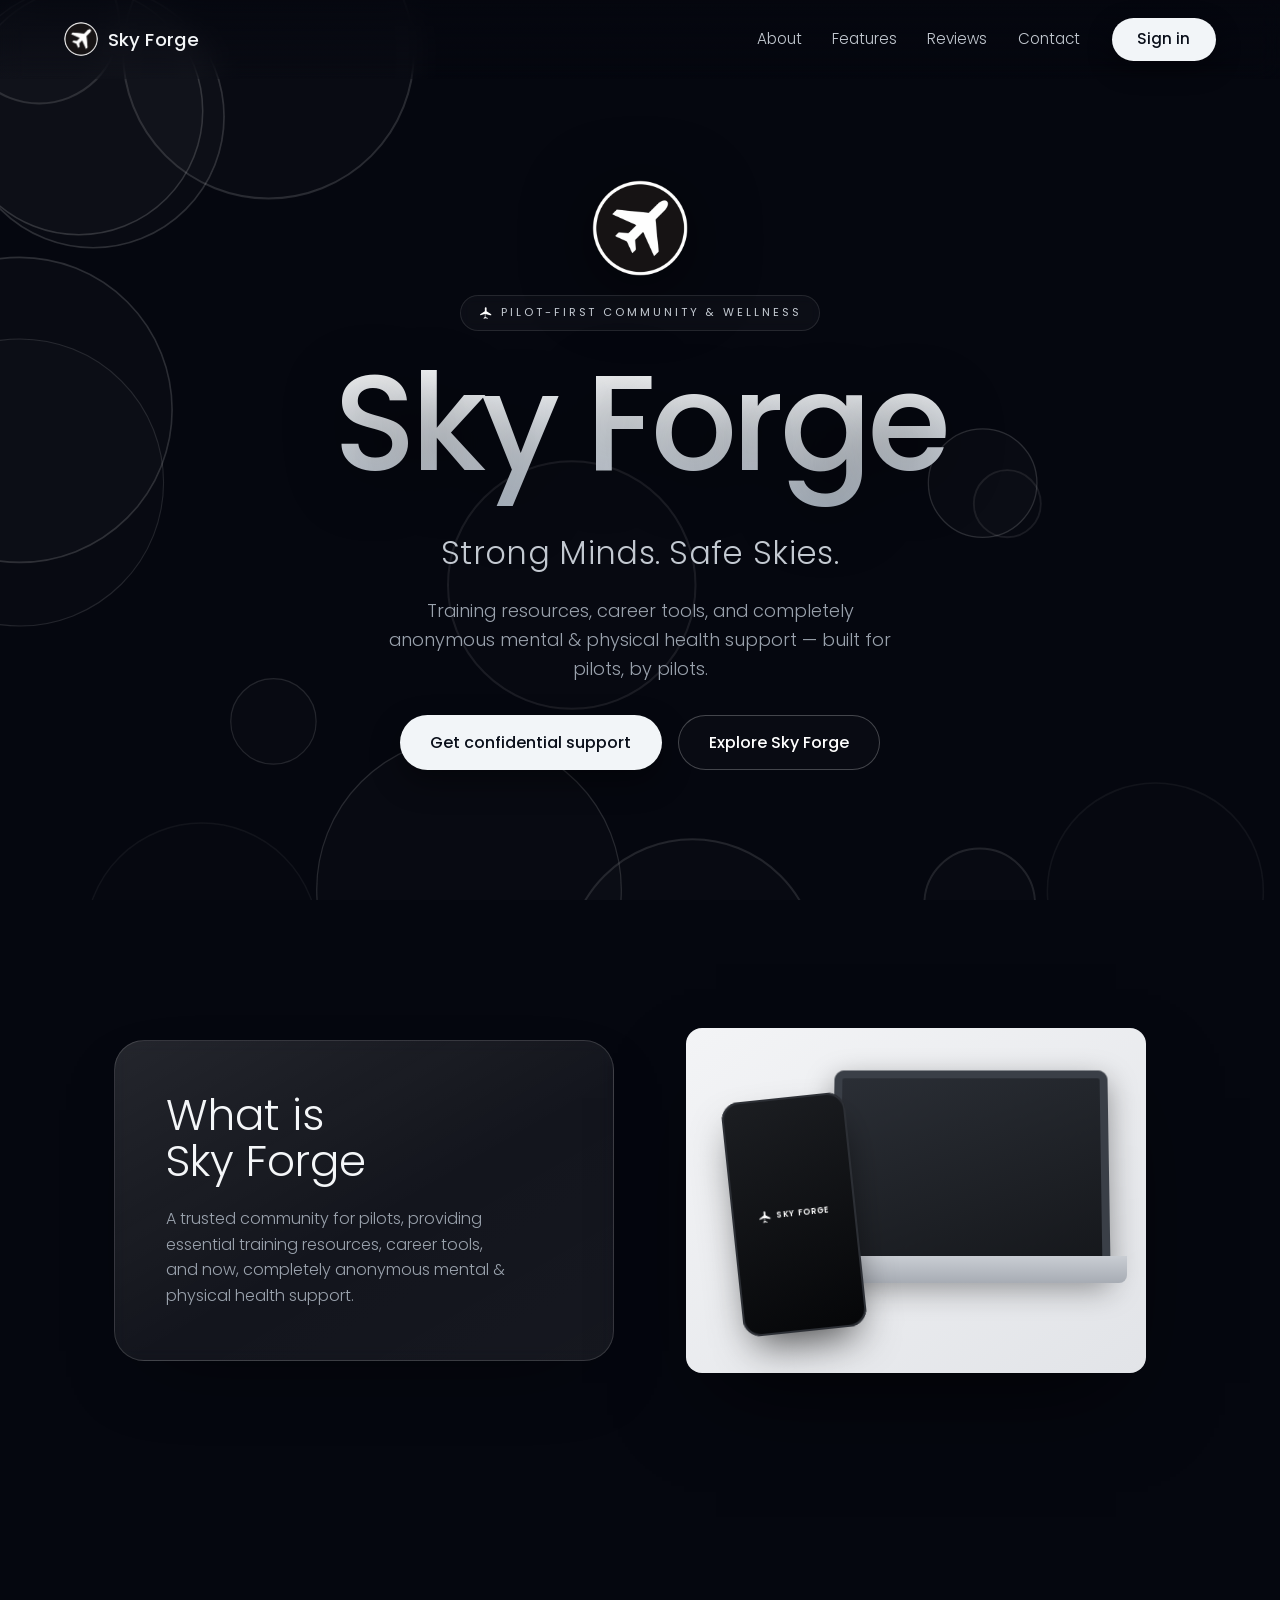
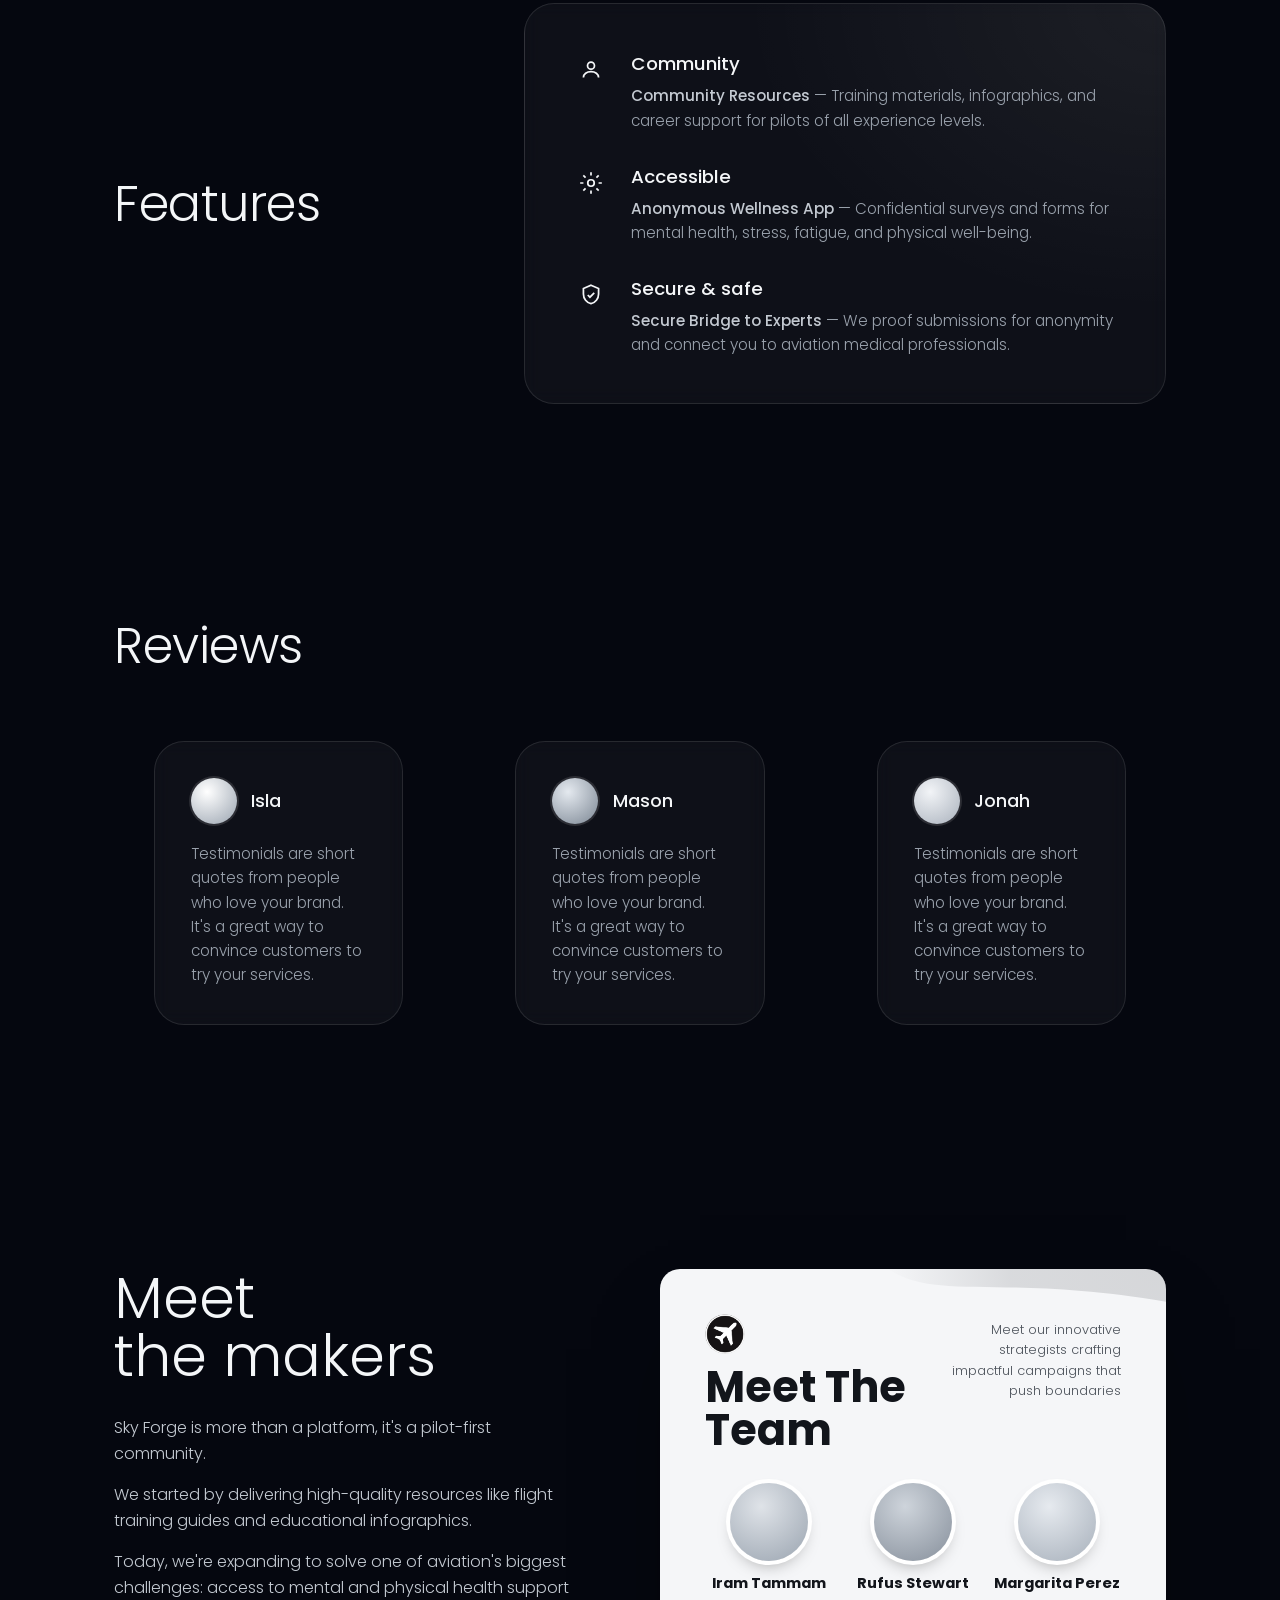
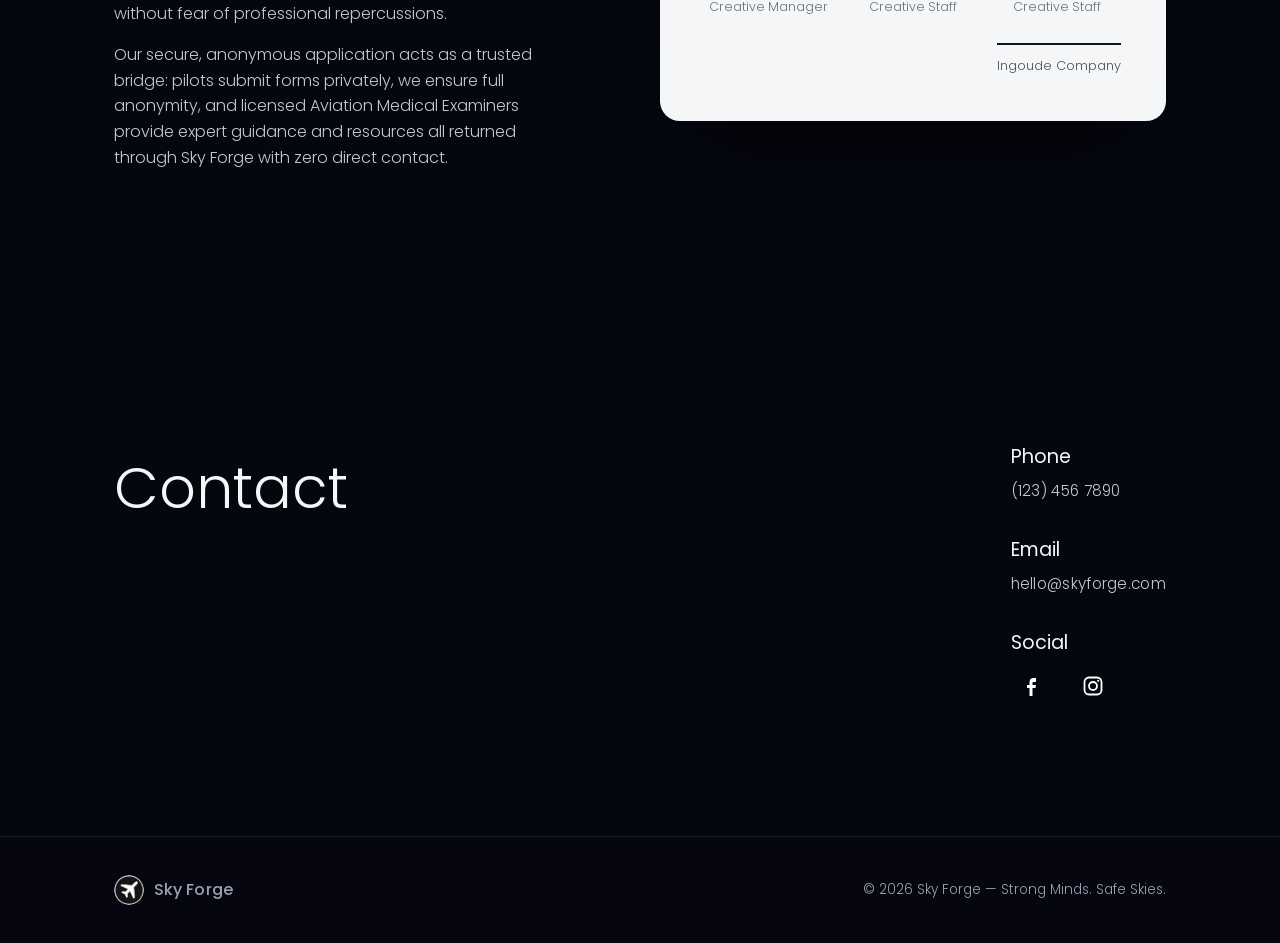
<file: index.html>
<!DOCTYPE html>
<html lang="en">
<head>
  <meta charset="UTF-8" />
  <meta name="viewport" content="width=device-width, initial-scale=1.0" />
  <title>Sky Forge — Strong Minds. Safe Skies.</title>
  <meta name="description" content="Sky Forge is a pilot-first community providing training resources, career tools, and completely anonymous mental & physical health support for pilots." />
  <link rel="preconnect" href="https://fonts.googleapis.com" />
  <link rel="preconnect" href="https://fonts.gstatic.com" crossorigin />
  <link href="https://fonts.googleapis.com/css2?family=Poppins:wght@300;400;500;600;700&display=swap" rel="stylesheet" />
  <link rel="icon" href="assets/logo-256.png" type="image/png" />
  <link rel="stylesheet" href="styles.css?v=3" />
</head>
<body>
  <canvas id="bg" class="bg-canvas" aria-hidden="true"></canvas>

  <!-- ===================== NAV ===================== -->
  <header class="nav" id="top">
    <a class="brand" href="#top" aria-label="Sky Forge home">
      <img class="brand__logo" src="assets/logo.png" alt="" aria-hidden="true" width="34" height="34" />
      <span class="brand__name">Sky Forge</span>
    </a>
    <nav class="nav__links" aria-label="Primary">
      <a href="#about">About</a>
      <a href="#features">Features</a>
      <a href="#reviews">Reviews</a>
      <a href="#contact">Contact</a>
    </nav>
    <a class="btn btn--signin" href="app/">Sign in</a>
  </header>

  <!-- ===================== HERO ===================== -->
  <section class="hero">
    <div class="container hero__inner">
      <img class="hero__logo" src="assets/logo.png" alt="Sky Forge logo" width="92" height="92" />
      <p class="hero__eyebrow">
        <span class="hero__eyebrow-icon" aria-hidden="true">
          <svg viewBox="0 0 24 24" width="14" height="14" fill="currentColor"><path d="M21 16v-2l-8-5V3.5a1.5 1.5 0 0 0-3 0V9l-8 5v2l8-2.5V19l-2 1.5V22l3.5-1 3.5 1v-1.5L11 19v-5.5l8 2.5z"/></svg>
        </span>
        Pilot-first community &amp; wellness
      </p>
      <h1 class="hero__brand">Sky Forge</h1>
      <p class="hero__tagline">Strong Minds. Safe Skies.</p>
      <p class="hero__lede">
        Training resources, career tools, and completely anonymous mental
        &amp; physical health support — built for pilots, by pilots.
      </p>
      <div class="hero__actions">
        <a class="btn btn--primary" href="app/">Get confidential support</a>
        <a class="btn btn--ghost" href="#about">Explore Sky Forge</a>
      </div>
    </div>
  </section>

  <!-- ===================== ABOUT ===================== -->
  <section class="about" id="about">
    <div class="container about__grid">
      <div class="card card--about">
        <h2 class="card__title">What is<br />Sky Forge</h2>
        <p class="card__body">
          A trusted community for pilots, providing essential training resources,
          career tools, and now, completely anonymous mental &amp; physical health support.
        </p>
      </div>
      <div class="about__media">
        <div class="device device--laptop" aria-hidden="true">
          <div class="device__screen"></div>
          <div class="device__base"></div>
          <div class="device__phone">
            <span class="device__phone-logo">
              <svg viewBox="0 0 24 24" width="14" height="14" fill="currentColor"><path d="M21 16v-2l-8-5V3.5a1.5 1.5 0 0 0-3 0V9l-8 5v2l8-2.5V19l-2 1.5V22l3.5-1 3.5 1v-1.5L11 19v-5.5l8 2.5z"/></svg>
              SKY FORGE
            </span>
          </div>
        </div>
      </div>
    </div>
  </section>

  <!-- ===================== FEATURES ===================== -->
  <section class="features" id="features">
    <div class="container features__grid">
      <h2 class="section-title features__title">Features</h2>
      <div class="card card--features">
        <div class="feature">
          <span class="feature__icon" aria-hidden="true">
            <svg viewBox="0 0 24 24" fill="none" stroke="currentColor" stroke-width="1.6"><circle cx="12" cy="8" r="3.2"/><path d="M5 19c0-3.3 3.1-5.5 7-5.5s7 2.2 7 5.5"/></svg>
          </span>
          <div class="feature__text">
            <h3>Community</h3>
            <p><strong>Community Resources</strong> — Training materials, infographics, and career support for pilots of all experience levels.</p>
          </div>
        </div>
        <div class="feature">
          <span class="feature__icon" aria-hidden="true">
            <svg viewBox="0 0 24 24" fill="none" stroke="currentColor" stroke-width="1.6"><circle cx="12" cy="12" r="3"/><path d="M12 2v3M12 19v3M2 12h3M19 12h3M4.9 4.9l2.1 2.1M17 17l2.1 2.1M19.1 4.9L17 7M7 17l-2.1 2.1"/></svg>
          </span>
          <div class="feature__text">
            <h3>Accessible</h3>
            <p><strong>Anonymous Wellness App</strong> — Confidential surveys and forms for mental health, stress, fatigue, and physical well-being.</p>
          </div>
        </div>
        <div class="feature">
          <span class="feature__icon" aria-hidden="true">
            <svg viewBox="0 0 24 24" fill="none" stroke="currentColor" stroke-width="1.6"><path d="M12 3l7 3v5c0 4.4-3 8.2-7 9-4-0.8-7-4.6-7-9V6l7-3z"/><path d="M9 12l2 2 4-4"/></svg>
          </span>
          <div class="feature__text">
            <h3>Secure &amp; safe</h3>
            <p><strong>Secure Bridge to Experts</strong> — We proof submissions for anonymity and connect you to aviation medical professionals.</p>
          </div>
        </div>
      </div>
    </div>
  </section>

  <!-- ===================== REVIEWS ===================== -->
  <section class="reviews" id="reviews">
    <div class="container">
      <h2 class="section-title">Reviews</h2>
      <div class="reviews__grid">
        <figure class="card card--review">
          <div class="review__head">
            <span class="avatar avatar--a" aria-hidden="true"></span>
            <figcaption class="review__name">Isla</figcaption>
          </div>
          <blockquote>Testimonials are short quotes from people who love your brand. It's a great way to convince customers to try your services.</blockquote>
        </figure>
        <figure class="card card--review">
          <div class="review__head">
            <span class="avatar avatar--b" aria-hidden="true"></span>
            <figcaption class="review__name">Mason</figcaption>
          </div>
          <blockquote>Testimonials are short quotes from people who love your brand. It's a great way to convince customers to try your services.</blockquote>
        </figure>
        <figure class="card card--review">
          <div class="review__head">
            <span class="avatar avatar--c" aria-hidden="true"></span>
            <figcaption class="review__name">Jonah</figcaption>
          </div>
          <blockquote>Testimonials are short quotes from people who love your brand. It's a great way to convince customers to try your services.</blockquote>
        </figure>
      </div>
    </div>
  </section>

  <!-- ===================== MEET THE MAKERS ===================== -->
  <section class="makers" id="makers">
    <div class="container makers__grid">
      <div class="makers__intro">
        <h2 class="makers__title">Meet<br />the makers</h2>
        <div class="makers__copy">
          <p>Sky Forge is more than a platform, it's a pilot-first community.</p>
          <p>We started by delivering high-quality resources like flight training guides and educational infographics.</p>
          <p>Today, we're expanding to solve one of aviation's biggest challenges: access to mental and physical health support without fear of professional repercussions.</p>
          <p>Our secure, anonymous application acts as a trusted bridge: pilots submit forms privately, we ensure full anonymity, and licensed Aviation Medical Examiners provide expert guidance and resources all returned through Sky Forge with zero direct contact.</p>
        </div>
      </div>

      <div class="team-card">
        <div class="team-card__wave" aria-hidden="true"></div>
        <div class="team-card__head">
          <div>
            <img class="team-card__kicker" src="assets/logo.png" alt="" aria-hidden="true" width="40" height="40" />
            <h3 class="team-card__title">Meet The<br />Team</h3>
          </div>
          <p class="team-card__sub">Meet our innovative strategists crafting impactful campaigns that push boundaries</p>
        </div>

        <ul class="team">
          <li class="team__member">
            <span class="team__photo team__photo--1" aria-hidden="true"></span>
            <p class="team__name">Iram Tammam</p>
            <p class="team__role">Creative Manager</p>
          </li>
          <li class="team__member">
            <span class="team__photo team__photo--2" aria-hidden="true"></span>
            <p class="team__name">Rufus Stewart</p>
            <p class="team__role">Creative Staff</p>
          </li>
          <li class="team__member">
            <span class="team__photo team__photo--3" aria-hidden="true"></span>
            <p class="team__name">Margarita Perez</p>
            <p class="team__role">Creative Staff</p>
          </li>
        </ul>
        <p class="team-card__company">Ingoude Company</p>
      </div>
    </div>
  </section>

  <!-- ===================== CONTACT ===================== -->
  <section class="contact" id="contact">
    <div class="container contact__grid">
      <h2 class="contact__title">Contact</h2>
      <div class="contact__details">
        <div class="contact__item">
          <p class="contact__label">Phone</p>
          <a class="contact__value" href="tel:+11234567890">(123) 456 7890</a>
        </div>
        <div class="contact__item">
          <p class="contact__label">Email</p>
          <a class="contact__value" href="mailto:hello@skyforge.com">hello@skyforge.com</a>
        </div>
        <div class="contact__item">
          <p class="contact__label">Social</p>
          <div class="contact__social">
            <a href="#" aria-label="Sky Forge on Facebook">
              <svg viewBox="0 0 24 24" width="24" height="24" fill="currentColor"><path d="M15 8h-2.5c-.5 0-1 .4-1 1v2H15l-.5 3h-3v8h-3v-8H6v-3h2.5V8.2C8.5 5.6 10 4 12.5 4H15v4z"/></svg>
            </a>
            <a href="#" aria-label="Sky Forge on Instagram">
              <svg viewBox="0 0 24 24" width="24" height="24" fill="none" stroke="currentColor" stroke-width="1.8"><rect x="3.5" y="3.5" width="17" height="17" rx="4.5"/><circle cx="12" cy="12" r="4"/><circle cx="17.2" cy="6.8" r="1.1" fill="currentColor" stroke="none"/></svg>
            </a>
          </div>
        </div>
      </div>
    </div>
  </section>

  <footer class="footer">
    <div class="container footer__inner">
      <span class="brand brand--footer">
        <img class="brand__logo brand__logo--sm" src="assets/logo.png" alt="" aria-hidden="true" width="30" height="30" />
        <span class="brand__name">Sky Forge</span>
      </span>
      <p>© <span id="year"></span> Sky Forge — Strong Minds. Safe Skies.</p>
    </div>
  </footer>

  <script src="background.js?v=3"></script>
  <script src="script.js?v=2"></script>
</body>
</html>
</file>
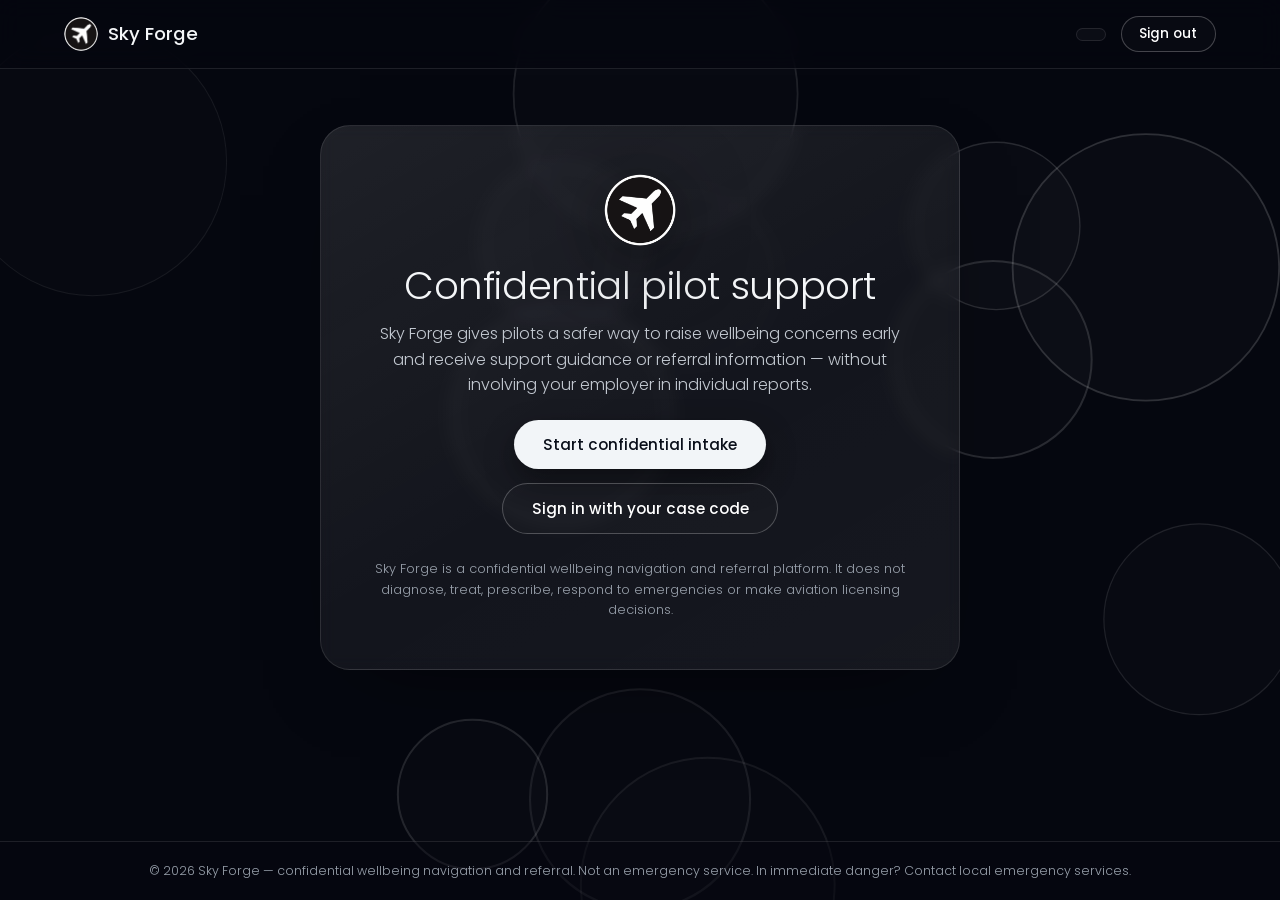
<file: app/index.html>
<!DOCTYPE html>
<html lang="en">
<head>
  <meta charset="UTF-8" />
  <meta name="viewport" content="width=device-width, initial-scale=1.0" />
  <title>Sky Forge — Confidential Pilot Support</title>
  <meta name="description" content="Submit a confidential wellbeing concern and receive support guidance or referral information. Sky Forge is not an emergency, diagnostic or licensing service." />
  <link rel="preconnect" href="https://fonts.googleapis.com" />
  <link rel="preconnect" href="https://fonts.gstatic.com" crossorigin />
  <link href="https://fonts.googleapis.com/css2?family=Poppins:wght@300;400;500;600;700&display=swap" rel="stylesheet" />
  <link rel="icon" href="../assets/logo-256.png" type="image/png" />
  <link rel="stylesheet" href="app.css?v=1" />
</head>
<body>
  <canvas id="bg" class="bg-canvas" aria-hidden="true"></canvas>

  <!-- ===================== APP NAV ===================== -->
  <header class="appnav">
    <a class="brand" href="../index.html" aria-label="Sky Forge home">
      <img class="brand__logo" src="../assets/logo.png" alt="" aria-hidden="true" width="34" height="34" />
      <span class="brand__name">Sky Forge</span>
    </a>
    <div class="appnav__session" id="nav-session" hidden>
      <span class="appnav__code" id="nav-code" title="Your private case access code"></span>
      <button class="btn btn--ghost btn--sm" id="btn-signout" type="button">Sign out</button>
    </div>
  </header>

  <main class="shell">

    <!-- ===================== WELCOME ===================== -->
    <section class="screen" id="screen-welcome">
      <div class="panel panel--center">
        <img class="panel__logo" src="../assets/logo.png" alt="Sky Forge logo" width="72" height="72" />
        <h1 class="panel__title">Confidential pilot support</h1>
        <p class="panel__lede">
          Sky Forge gives pilots a safer way to raise wellbeing concerns early and
          receive support guidance or referral information — without involving your
          employer in individual reports.
        </p>
        <div class="panel__actions">
          <button class="btn btn--primary" id="btn-start-intake" type="button">Start confidential intake</button>
          <button class="btn btn--ghost" id="btn-goto-login" type="button">Sign in with your case code</button>
        </div>
        <p class="smallprint">
          Sky Forge is a confidential wellbeing navigation and referral platform.
          It does not diagnose, treat, prescribe, respond to emergencies or make
          aviation licensing decisions.
        </p>
      </div>
    </section>

    <!-- ===================== PARTNER ACCESS CODE ===================== -->
    <section class="screen" id="screen-access" hidden>
      <div class="panel">
        <p class="panel__step">Step 1 of 4</p>
        <h1 class="panel__title">Partner access</h1>
        <p class="panel__lede">
          Access to this pilot programme is provided through
          <span id="access-partner-name">our launch partner</span>. Enter the
          one-time access code you were given. The code only confirms eligibility —
          it is kept separate from anything you submit and is never attached to
          your report.
        </p>
        <form id="form-access" novalidate>
          <label class="field">
            <span class="field__label">Access code</span>
            <input class="field__input field__input--code" id="input-partner-code"
                   type="text" autocomplete="off" autocapitalize="characters"
                   spellcheck="false" placeholder="e.g. DHL-XXXX" required />
          </label>
          <p class="field__error" id="error-partner-code" hidden></p>
          <div class="panel__actions">
            <button class="btn btn--primary" type="submit">Continue</button>
            <button class="btn btn--ghost" type="button" data-goto="welcome">Back</button>
          </div>
        </form>
      </div>
    </section>

    <!-- ===================== CONFIDENTIALITY ===================== -->
    <section class="screen" id="screen-confidentiality" hidden>
      <div class="panel">
        <p class="panel__step" id="conf-step">Step 2 of 4</p>
        <h1 class="panel__title">Before you continue</h1>
        <div class="notice notice--warn">
          <p>
            <strong>Sky Forge is not an emergency service.</strong> If you are in
            immediate danger, at risk of harming yourself or someone else, or
            require urgent medical assistance, please contact local emergency
            services or go to the nearest emergency department.
          </p>
        </div>
        <p class="panel__lede">
          Sky Forge does not diagnose, treat, prescribe or make aviation licensing
          decisions. This platform helps you submit a confidential wellbeing
          concern and receive support guidance or referral information.
        </p>
        <div class="boundaries">
          <div class="boundaries__col">
            <h2>Sky Forge does</h2>
            <ul>
              <li>Provide a confidential, privacy-first intake pathway</li>
              <li>Route your concern to a clinical review pathway</li>
              <li>Return support guidance, resources or referral information</li>
              <li>Protect identifying details wherever possible</li>
            </ul>
          </div>
          <div class="boundaries__col">
            <h2>Sky Forge does not</h2>
            <ul>
              <li>Diagnose, treat or prescribe</li>
              <li>Replace emergency services or urgent medical care</li>
              <li>Determine fitness to fly or make licensing decisions</li>
              <li>Share individual reports with your employer</li>
            </ul>
          </div>
        </div>
        <form id="form-confidentiality" novalidate>
          <label class="check">
            <input type="checkbox" id="check-ack" required />
            <span>I understand and want to continue.</span>
          </label>
          <p class="field__error" id="error-ack" hidden></p>
          <div class="panel__actions">
            <button class="btn btn--primary" type="submit">Continue</button>
            <button class="btn btn--ghost" type="button" id="btn-conf-back">Back</button>
          </div>
        </form>
      </div>
    </section>

    <!-- ===================== CASE CREDENTIAL ===================== -->
    <section class="screen" id="screen-credential" hidden>
      <div class="panel">
        <p class="panel__step">Step 3 of 4</p>
        <h1 class="panel__title">Your private access code</h1>
        <p class="panel__lede">
          This code is how you return to check your response. It is not linked to
          your name, employee number or work email.
        </p>
        <div class="codebox">
          <span class="codebox__code" id="generated-code"></span>
          <button class="btn btn--ghost btn--sm" id="btn-copy-code" type="button">Copy</button>
        </div>
        <div class="notice notice--warn">
          <p>
            <strong>Save this code somewhere private now.</strong> To protect your
            privacy, Sky Forge cannot recover or restore lost access codes.
          </p>
        </div>
        <form id="form-credential" novalidate>
          <label class="field">
            <span class="field__label">Optional passphrase <em>(adds a second check when signing in)</em></span>
            <input class="field__input" id="input-passphrase" type="text"
                   autocomplete="off" placeholder="Leave blank for none" />
          </label>
          <label class="check">
            <input type="checkbox" id="check-saved" required />
            <span>I have saved my access code.</span>
          </label>
          <p class="field__error" id="error-saved" hidden></p>
          <div class="panel__actions">
            <button class="btn btn--primary" type="submit">Continue to intake</button>
          </div>
        </form>
      </div>
    </section>

    <!-- ===================== PILOT SIGN IN ===================== -->
    <section class="screen" id="screen-login" hidden>
      <div class="panel">
        <h1 class="panel__title">Sign in</h1>
        <p class="panel__lede">
          Enter the private case access code you saved when you first submitted a
          report.
        </p>
        <form id="form-login" novalidate>
          <label class="field">
            <span class="field__label">Case access code</span>
            <input class="field__input field__input--code" id="input-login-code"
                   type="text" autocomplete="off" autocapitalize="characters"
                   spellcheck="false" placeholder="SF-XXXX-XXXX" required />
          </label>
          <label class="field">
            <span class="field__label">Passphrase <em>(if you set one)</em></span>
            <input class="field__input" id="input-login-pass" type="password"
                   autocomplete="off" placeholder="Leave blank if none" />
          </label>
          <p class="field__error" id="error-login" hidden></p>
          <div class="panel__actions">
            <button class="btn btn--primary" type="submit">Sign in</button>
            <button class="btn btn--ghost" type="button" data-goto="welcome">Back</button>
          </div>
        </form>
        <p class="smallprint">
          Lost your code? To protect your privacy, Sky Forge cannot restore lost
          access codes. You can start a new confidential intake instead.
        </p>
      </div>
    </section>

    <!-- ===================== INBOX ===================== -->
    <section class="screen screen--wide" id="screen-inbox" hidden>
      <div class="inbox__head">
        <div>
          <h1 class="panel__title">Your reports</h1>
          <p class="panel__lede">
            Reports are reviewed through a clinical pathway. Responses usually
            arrive <span id="inbox-response-time">soon</span>.
          </p>
        </div>
        <button class="btn btn--primary" id="btn-new-report" type="button">New report</button>
      </div>
      <div class="inbox__list" id="inbox-list"></div>
      <p class="smallprint smallprint--center">
        If you are in immediate danger, contact local emergency services — Sky Forge
        is not an emergency service.
      </p>
    </section>

    <!-- ===================== CASE DETAIL ===================== -->
    <section class="screen screen--wide" id="screen-case" hidden>
      <button class="btn btn--ghost btn--sm" id="btn-case-back" type="button">&larr; Back to your reports</button>
      <div class="panel panel--case">
        <div class="case__head">
          <div>
            <h1 class="panel__title case__id" id="case-id"></h1>
            <p class="case__meta" id="case-meta"></p>
          </div>
          <span class="badge" id="case-status"></span>
        </div>

        <div class="case__block" id="case-response-block" hidden>
          <h2 class="case__blocktitle">Clinical-reviewed response</h2>
          <p class="case__meta" id="case-response-meta"></p>
          <p class="case__text" id="case-response-text"></p>
          <div id="case-resources"></div>
          <p class="smallprint">
            This response is support guidance only. It is not a diagnosis,
            treatment, prescription or licensing decision.
          </p>
        </div>

        <div class="case__block" id="case-pending-block" hidden>
          <h2 class="case__blocktitle">Awaiting clinical review</h2>
          <p class="case__text" id="case-pending-text"></p>
        </div>

        <details class="case__block case__details">
          <summary>What you submitted</summary>
          <dl class="summary" id="case-intake-summary"></dl>
        </details>
      </div>
    </section>

    <!-- ===================== URGENT ===================== -->
    <section class="screen" id="screen-urgent" hidden>
      <div class="panel panel--urgent">
        <h1 class="panel__title">Please seek urgent help now</h1>
        <p class="panel__lede">
          You said you may be in immediate danger, at risk of harming yourself or
          someone else, or in need of urgent medical assistance.
        </p>
        <div class="notice notice--urgent">
          <p>
            <strong>Sky Forge is not an emergency service and cannot send help.</strong>
            Please contact local emergency services or go to the nearest emergency
            department now. If you can, tell someone nearby that you need support.
          </p>
        </div>
        <p class="panel__lede">
          You can still submit your report — it will be flagged for priority
          review — but submitting it is not a way of requesting emergency help.
        </p>
        <div class="panel__actions">
          <button class="btn btn--primary" id="btn-urgent-continue" type="button">I understand — continue with my report</button>
          <button class="btn btn--ghost" id="btn-urgent-back" type="button">Go back</button>
        </div>
      </div>
    </section>

    <!-- ===================== INTAKE FORM ===================== -->
    <section class="screen" id="screen-intake" hidden>
      <div class="panel">
        <p class="panel__step" id="intake-step">Step 4 of 4</p>
        <h1 class="panel__title">Confidential intake</h1>
        <p class="panel__lede">
          Answer as much or as little as you like. Only the first question and the
          final confirmation are required.
        </p>
        <form id="form-intake" novalidate>

          <fieldset class="qgroup">
            <legend class="qgroup__q">Are you in immediate danger, at risk of harming yourself or someone else, or in need of urgent medical assistance?</legend>
            <div class="chips" id="chips-emergency">
              <label class="chip"><input type="radio" name="emergency" value="Yes" required /><span>Yes</span></label>
              <label class="chip"><input type="radio" name="emergency" value="No" required /><span>No</span></label>
            </div>
          </fieldset>

          <fieldset class="qgroup">
            <legend class="qgroup__q">What would you like support with today?</legend>
            <div class="chips">
              <label class="chip"><input type="checkbox" name="category" value="Stress / anxiety" /><span>Stress / anxiety</span></label>
              <label class="chip"><input type="checkbox" name="category" value="Low mood" /><span>Low mood</span></label>
              <label class="chip"><input type="checkbox" name="category" value="Fatigue / sleep" /><span>Fatigue / sleep</span></label>
              <label class="chip"><input type="checkbox" name="category" value="Isolation / loneliness" /><span>Isolation / loneliness</span></label>
              <label class="chip"><input type="checkbox" name="category" value="Alcohol / substance concern" /><span>Alcohol / substance concern</span></label>
              <label class="chip"><input type="checkbox" name="category" value="Physical wellbeing" /><span>Physical wellbeing</span></label>
              <label class="chip"><input type="checkbox" name="category" value="Roster / work pressure" /><span>Roster / work pressure</span></label>
              <label class="chip"><input type="checkbox" name="category" value="Certification / licensing worry" /><span>Certification / licensing worry</span></label>
              <label class="chip"><input type="checkbox" name="category" value="Other" /><span>Other</span></label>
            </div>
          </fieldset>

          <fieldset class="qgroup">
            <legend class="qgroup__q">In your own words, what has been going on?</legend>
            <textarea class="field__input field__textarea" name="concernText" rows="5"
                      placeholder="Write as much as you feel comfortable sharing."></textarea>
          </fieldset>

          <fieldset class="qgroup">
            <legend class="qgroup__q">How long has this been affecting you?</legend>
            <div class="chips">
              <label class="chip"><input type="radio" name="duration" value="Days" /><span>Days</span></label>
              <label class="chip"><input type="radio" name="duration" value="1–2 weeks" /><span>1–2 weeks</span></label>
              <label class="chip"><input type="radio" name="duration" value="2–4 weeks" /><span>2–4 weeks</span></label>
              <label class="chip"><input type="radio" name="duration" value="1–3 months" /><span>1–3 months</span></label>
              <label class="chip"><input type="radio" name="duration" value="Longer than 3 months" /><span>Longer than 3 months</span></label>
              <label class="chip"><input type="radio" name="duration" value="Unsure" /><span>Unsure</span></label>
            </div>
          </fieldset>

          <fieldset class="qgroup">
            <legend class="qgroup__q">How difficult has this been to manage recently?</legend>
            <div class="slider">
              <input type="range" name="severity" min="0" max="10" step="1" value="5" id="input-severity" />
              <output class="slider__value" id="severity-value">5</output>
            </div>
            <p class="qgroup__hint">0 = not difficult &nbsp;·&nbsp; 10 = extremely difficult</p>
          </fieldset>

          <fieldset class="qgroup">
            <legend class="qgroup__q">Is this affecting any of the following?</legend>
            <div class="chips">
              <label class="chip"><input type="checkbox" name="impact" value="Sleep" /><span>Sleep</span></label>
              <label class="chip"><input type="checkbox" name="impact" value="Concentration" /><span>Concentration</span></label>
              <label class="chip"><input type="checkbox" name="impact" value="Mood" /><span>Mood</span></label>
              <label class="chip"><input type="checkbox" name="impact" value="Relationships" /><span>Relationships</span></label>
              <label class="chip"><input type="checkbox" name="impact" value="Training" /><span>Training</span></label>
              <label class="chip"><input type="checkbox" name="impact" value="Work" /><span>Work</span></label>
              <label class="chip"><input type="checkbox" name="impact" value="Daily routines" /><span>Daily routines</span></label>
            </div>
          </fieldset>

          <fieldset class="qgroup">
            <legend class="qgroup__q">How has your sleep or fatigue been recently?</legend>
            <textarea class="field__input field__textarea" name="sleep" rows="2"
                      placeholder="Optional"></textarea>
          </fieldset>

          <fieldset class="qgroup">
            <legend class="qgroup__q">Are you concerned about alcohol, medication or substance use?</legend>
            <div class="chips">
              <label class="chip"><input type="radio" name="substance" value="No" /><span>No</span></label>
              <label class="chip"><input type="radio" name="substance" value="Yes — alcohol" /><span>Yes — alcohol</span></label>
              <label class="chip"><input type="radio" name="substance" value="Yes — medication" /><span>Yes — medication</span></label>
              <label class="chip"><input type="radio" name="substance" value="Yes — other" /><span>Yes — other</span></label>
              <label class="chip"><input type="radio" name="substance" value="Prefer not to say" /><span>Prefer not to say</span></label>
            </div>
          </fieldset>

          <fieldset class="qgroup">
            <legend class="qgroup__q">Are there physical symptoms or health concerns you want to mention?</legend>
            <textarea class="field__input field__textarea" name="physical" rows="2"
                      placeholder="Optional"></textarea>
          </fieldset>

          <fieldset class="qgroup">
            <legend class="qgroup__q">What would be most helpful right now?</legend>
            <div class="chips">
              <label class="chip"><input type="checkbox" name="preferred" value="Resources" /><span>Resources</span></label>
              <label class="chip"><input type="checkbox" name="preferred" value="Clinical-reviewed guidance" /><span>Clinical-reviewed guidance</span></label>
              <label class="chip"><input type="checkbox" name="preferred" value="Referral information" /><span>Referral information</span></label>
              <label class="chip"><input type="checkbox" name="preferred" value="Follow-up questions" /><span>Follow-up questions</span></label>
              <label class="chip"><input type="checkbox" name="preferred" value="Not sure" /><span>Not sure</span></label>
            </div>
          </fieldset>

          <fieldset class="qgroup">
            <label class="check">
              <input type="checkbox" id="check-consent" required />
              <span>I understand Sky Forge is not an emergency, diagnosis, treatment, prescribing or licensing service.</span>
            </label>
          </fieldset>

          <p class="field__error" id="error-intake" hidden></p>
          <div class="panel__actions">
            <button class="btn btn--primary" type="submit">Review my report</button>
            <button class="btn btn--ghost" type="button" id="btn-intake-cancel">Cancel</button>
          </div>
        </form>
      </div>
    </section>

    <!-- ===================== REVIEW & SUBMIT ===================== -->
    <section class="screen" id="screen-review" hidden>
      <div class="panel">
        <h1 class="panel__title">Review &amp; submit</h1>
        <p class="panel__lede">
          Check your report before sending it for clinical review.
        </p>
        <dl class="summary" id="review-summary"></dl>
        <div class="panel__actions">
          <button class="btn btn--primary" id="btn-submit-report" type="button">Submit report</button>
          <button class="btn btn--ghost" id="btn-edit-report" type="button">Edit</button>
        </div>
      </div>
    </section>

    <!-- ===================== CONFIRMATION ===================== -->
    <section class="screen" id="screen-confirmation" hidden>
      <div class="panel panel--center">
        <div class="confirm__tick" aria-hidden="true">
          <svg viewBox="0 0 24 24" width="34" height="34" fill="none" stroke="currentColor" stroke-width="2"><path d="M4 12.5l5 5L20 7"/></svg>
        </div>
        <h1 class="panel__title">Report submitted</h1>
        <p class="panel__lede">
          Your report <strong id="confirm-case-id"></strong> has been placed in the
          clinical review queue. A response is usually available
          <span id="confirm-response-time">soon</span>.
        </p>
        <div class="notice notice--warn">
          <p>
            Sign back in with your case access code
            <strong id="confirm-access-code"></strong> to check your response.
            Keep it saved somewhere private — it cannot be recovered.
          </p>
        </div>
        <div class="panel__actions">
          <button class="btn btn--primary" id="btn-confirm-inbox" type="button">Go to your reports</button>
        </div>
      </div>
    </section>

  </main>

  <footer class="appfooter">
    <p>
      © <span id="year"></span> Sky Forge — confidential wellbeing navigation and
      referral. Not an emergency service. In immediate danger? Contact local
      emergency services.
    </p>
  </footer>

  <script src="../background.js?v=3"></script>
  <script src="demo-data.js?v=1"></script>
  <script src="app.js?v=1"></script>
</body>
</html>
</file>
<file: styles.css>
/* ===================== TOKENS ===================== */
:root {
  --bg: #05070f;
  --bg-2: #0a0c14;
  --panel: rgba(255, 255, 255, 0.04);
  --panel-border: rgba(255, 255, 255, 0.10);
  --text: #f4f6f8;
  --muted: #9aa2ad;
  --muted-2: #c3c9d1;
  --orange: #f2a03d;
  --orange-deep: #e0862a;
  --blue: #3b9be0;
  --blue-bright: #5cb3ff;
  --radius: 22px;
  --radius-lg: 30px;
  --maxw: 1180px;
  --ease: cubic-bezier(0.22, 1, 0.36, 1);
}

* { box-sizing: border-box; }

html { scroll-behavior: smooth; }

/* Animated background canvas (dark navy field + bubbles + planes) */
.bg-canvas {
  position: fixed;
  inset: 0;
  width: 100%;
  height: 100%;
  z-index: -1;
  display: block;
  pointer-events: none;
}

body {
  margin: 0;
  background: var(--bg);
  color: var(--text);
  font-family: "Poppins", system-ui, -apple-system, "Segoe UI", sans-serif;
  font-weight: 300;
  line-height: 1.6;
  -webkit-font-smoothing: antialiased;
  overflow-x: hidden;
}

a { color: inherit; text-decoration: none; }

img { max-width: 100%; }

.container {
  width: 100%;
  max-width: var(--maxw);
  margin: 0 auto;
  padding: 0 clamp(20px, 5vw, 64px);
}

.section-title {
  font-size: clamp(2rem, 4vw, 3.1rem);
  font-weight: 300;
  letter-spacing: -0.01em;
  margin: 0 0 2.5rem;
}

/* ===================== NAV ===================== */
.nav {
  position: fixed;
  top: 0; left: 0; right: 0;
  z-index: 100;
  display: flex;
  align-items: center;
  gap: 2rem;
  padding: 1.1rem clamp(20px, 5vw, 64px);
  backdrop-filter: blur(12px);
  background: linear-gradient(180deg, rgba(5,7,15,0.75), rgba(5,7,15,0));
  transition: background 0.3s var(--ease);
}
.nav.is-scrolled {
  background: rgba(5, 7, 15, 0.7);
  border-bottom: 1px solid var(--panel-border);
}

.brand {
  display: inline-flex;
  align-items: center;
  gap: 0.6rem;
  font-weight: 500;
  font-size: 1.15rem;
  letter-spacing: 0.01em;
}
.brand__mark {
  display: grid;
  place-items: center;
  width: 34px; height: 34px;
  border-radius: 50%;
  background: radial-gradient(circle at 30% 30%, #fff, #d7dde3);
  color: #0a0c10;
}
.brand__logo {
  width: 34px;
  height: 34px;
  border-radius: 50%;
  display: block;
  flex: 0 0 auto;
}
.brand__logo--sm { width: 30px; height: 30px; }

.nav__links {
  display: flex;
  gap: 1.9rem;
  margin-left: auto;
  font-size: 0.95rem;
  font-weight: 300;
}
.nav__links a { color: var(--muted-2); transition: color 0.2s; }
.nav__links a:hover { color: #fff; }

.btn {
  display: inline-flex;
  align-items: center;
  justify-content: center;
  font-weight: 500;
  border-radius: 999px;
  cursor: pointer;
  transition: transform 0.2s var(--ease), box-shadow 0.2s var(--ease), background 0.2s;
}
.btn--signin {
  padding: 0.6rem 1.6rem;
  color: #0a0f1a;
  font-size: 0.95rem;
  background: #f2f5f8;
  box-shadow: 0 8px 24px rgba(0, 0, 0, 0.35);
}
.btn--signin:hover { transform: translateY(-2px); box-shadow: 0 12px 30px rgba(255, 255, 255, 0.18); }

/* ===================== HERO ===================== */
.hero {
  position: relative;
  min-height: 100vh;
  display: flex;
  align-items: center;
  justify-content: center;
  text-align: center;
  overflow: hidden;
  background: transparent;
}
.hero__inner {
  position: relative;
  z-index: 2;
  display: flex;
  flex-direction: column;
  align-items: center;
  gap: 1.2rem;
  max-width: 920px;
  padding: 90px 0 40px;
}
.hero__inner > * { margin: 0; }

.hero__logo {
  width: 92px;                        /* fallback for browsers without clamp() */
  width: clamp(66px, 9vw, 96px);
  height: auto;
  border-radius: 50%;
  filter: drop-shadow(0 12px 34px rgba(0, 0, 0, 0.55));
}

.hero__eyebrow {
  display: inline-flex;
  align-items: center;
  gap: 0.55rem;
  padding: 0.5rem 1.1rem;
  border: 1px solid var(--panel-border);
  border-radius: 999px;
  background: rgba(255, 255, 255, 0.03);
  backdrop-filter: blur(6px);
  text-transform: uppercase;
  letter-spacing: 0.26em;
  font-size: 0.7rem;
  font-weight: 400;
  color: var(--muted-2);
}
.hero__eyebrow-icon { display: inline-flex; color: #fff; }

.hero__brand {
  font-size: clamp(3.4rem, 12vw, 8.5rem);
  font-weight: 500;
  line-height: 1.08;
  padding-bottom: 0.08em;
  letter-spacing: -0.035em;
  background: linear-gradient(180deg, #ffffff 0%, #aeb8c4 100%);
  -webkit-background-clip: text;
  background-clip: text;
  color: transparent;
  text-shadow: 0 10px 60px rgba(0, 0, 0, 0.4);
}

.hero__tagline {
  font-size: clamp(1.15rem, 2.8vw, 2rem);
  font-weight: 300;
  letter-spacing: 0.01em;
  color: var(--muted-2);
}

.hero__lede {
  max-width: 52ch;
  color: var(--muted);
  font-size: clamp(0.98rem, 1.4vw, 1.12rem);
}

.hero__actions {
  display: flex;
  flex-wrap: wrap;
  justify-content: center;
  gap: 1rem;
  margin-top: 0.8rem;
}
.btn--primary {
  padding: 0.85rem 1.9rem;
  color: #0a0f1a;
  background: #f2f5f8;
  box-shadow: 0 12px 30px rgba(0, 0, 0, 0.4);
}
.btn--primary:hover { transform: translateY(-2px); box-shadow: 0 16px 38px rgba(255, 255, 255, 0.16); }
.btn--ghost {
  padding: 0.85rem 1.9rem;
  color: #fff;
  border: 1px solid rgba(255, 255, 255, 0.24);
  background: rgba(255, 255, 255, 0.02);
}
.btn--ghost:hover { transform: translateY(-2px); background: rgba(255, 255, 255, 0.08); }

/* Staggered hero entrance */
@keyframes heroUp {
  from { opacity: 0; transform: translateY(24px); }
  to { opacity: 1; transform: none; }
}
.hero__inner > * { opacity: 0; animation: heroUp 0.8s var(--ease) forwards; }
.hero__eyebrow  { animation-delay: 0.05s; }
.hero__brand    { animation-delay: 0.18s; }
.hero__tagline  { animation-delay: 0.32s; }
.hero__lede     { animation-delay: 0.44s; }
.hero__actions  { animation-delay: 0.58s; }

@media (prefers-reduced-motion: reduce) {
  .hero__inner > * { opacity: 1; animation: none; }
}

/* ===================== SHARED CARD ===================== */
.card {
  border-radius: var(--radius-lg);
  border: 1px solid var(--panel-border);
  background: var(--panel);
  backdrop-filter: blur(8px);
}
.card__title {
  font-size: clamp(1.9rem, 3.4vw, 2.8rem);
  font-weight: 300;
  line-height: 1.05;
  margin: 0 0 1.4rem;
}
.card__body { color: var(--muted); max-width: 34ch; margin: 0; }

/* ===================== ABOUT ===================== */
.about { padding: clamp(70px, 10vw, 130px) 0; }
.about__grid {
  display: grid;
  grid-template-columns: 1fr 1fr;
  gap: clamp(24px, 4vw, 56px);
  align-items: center;
}
.card--about {
  padding: clamp(30px, 4vw, 56px);
  background:
    linear-gradient(150deg, rgba(255,255,255,0.09), rgba(255,255,255,0.02) 55%, rgba(255,255,255,0.03)),
    var(--panel);
  border-color: rgba(255, 255, 255, 0.14);
  box-shadow: 0 30px 80px -40px rgba(0, 0, 0, 0.6);
}
.about__media { display: flex; justify-content: center; }

/* Laptop + phone illustration */
.device {
  position: relative;
  width: min(100%, 460px);
  aspect-ratio: 4 / 3;
  border-radius: 16px;
  background: linear-gradient(145deg, #f3f4f6, #e2e4e8);
  box-shadow: 0 40px 90px -30px rgba(0,0,0,0.7);
  display: grid;
  place-items: center;
  overflow: hidden;
}
.device__screen {
  position: absolute;
  top: 12%; right: 8%;
  width: 60%; height: 60%;
  border-radius: 10px 10px 0 0;
  background: linear-gradient(160deg, #2b2f36, #14161a);
  box-shadow: inset 0 0 0 8px #3a3f47, 0 10px 30px rgba(0,0,0,0.4);
  transform: perspective(600px) rotateX(4deg);
}
.device__base {
  position: absolute;
  top: 66%; right: 4%;
  width: 68%; height: 8%;
  border-radius: 0 0 8px 8px;
  background: linear-gradient(180deg, #c9cdd3, #a7acb4);
}
.device__phone {
  position: absolute;
  left: 10%; bottom: 12%;
  width: 27%;
  aspect-ratio: 9 / 17;
  border-radius: 18px;
  background: linear-gradient(160deg, #1c1e22, #050608);
  box-shadow: 0 20px 40px -12px rgba(0,0,0,0.7), inset 0 0 0 2px #2c2f35;
  display: grid;
  place-items: center;
  transform: rotate(-6deg);
}
.device__phone-logo {
  display: inline-flex;
  align-items: center;
  gap: 4px;
  color: #fff;
  font-size: 0.5rem;
  font-weight: 600;
  letter-spacing: 0.08em;
}

/* ===================== FEATURES ===================== */
.features { padding: clamp(50px, 8vw, 110px) 0; }
.features__grid {
  display: grid;
  grid-template-columns: 0.7fr 1.3fr;
  gap: clamp(24px, 5vw, 70px);
  align-items: center;
}
.features__title { margin: 0; }
.card--features {
  padding: clamp(28px, 3.5vw, 52px);
  display: grid;
  gap: 1.8rem;
  background:
    radial-gradient(120% 140% at 100% 0%, rgba(255,255,255,0.06), transparent 55%),
    var(--panel);
}
.feature { display: flex; gap: 1.2rem; }
.feature__icon {
  flex: 0 0 auto;
  display: grid;
  place-items: center;
  width: 42px; height: 42px;
  color: var(--text);
}
.feature__icon svg { width: 26px; height: 26px; }
.feature__text h3 { margin: 0 0 0.35rem; font-weight: 500; font-size: 1.15rem; }
.feature__text p { margin: 0; color: var(--muted); font-size: 0.95rem; }
.feature__text strong { color: var(--muted-2); font-weight: 500; }

/* ===================== REVIEWS ===================== */
.reviews { padding: clamp(50px, 8vw, 100px) 0; }
.reviews__grid {
  display: grid;
  grid-template-columns: repeat(3, 1fr);
  gap: clamp(18px, 2.5vw, 32px);
}
.card--review { padding: clamp(24px, 3vw, 36px); }
.review__head { display: flex; align-items: center; gap: 0.9rem; margin-bottom: 1.1rem; }
.review__name { font-weight: 500; font-size: 1.1rem; }
.card--review blockquote { margin: 0; color: var(--muted); font-size: 0.95rem; }
.avatar {
  width: 46px; height: 46px;
  border-radius: 50%;
  flex: 0 0 auto;
  box-shadow: 0 0 0 2px rgba(255,255,255,0.12);
}
.avatar--a { background: radial-gradient(circle at 35% 30%, #ffffff, #9aa4b0); }
.avatar--b { background: radial-gradient(circle at 35% 30%, #e4e9ef, #7c8794); }
.avatar--c { background: radial-gradient(circle at 35% 30%, #f2f4f7, #aab2bd); }

/* ===================== MEET THE MAKERS ===================== */
.makers {
  position: relative;
  padding: clamp(70px, 10vw, 140px) 0;
  background: transparent;
}
.makers__grid {
  display: grid;
  grid-template-columns: 1fr 1.05fr;
  gap: clamp(30px, 5vw, 72px);
  align-items: start;
}
.makers__title {
  font-size: clamp(2.2rem, 4.5vw, 3.6rem);
  font-weight: 300;
  line-height: 1.02;
  margin: 0 0 1.8rem;
}
.makers__copy p { color: var(--muted-2); margin: 0 0 1rem; max-width: 46ch; }

/* Team card (light) */
.team-card {
  position: relative;
  overflow: hidden;
  border-radius: 20px;
  padding: clamp(28px, 3.5vw, 46px);
  background: #f5f6f8;
  color: #12151b;
  box-shadow: 0 40px 90px -40px rgba(0,0,0,0.8);
}
.team-card__wave {
  position: absolute;
  top: 0; right: 0;
  width: 55%; height: 46%;
  background:
    radial-gradient(140% 120% at 100% 0%, #12151b 0%, #2b2f36 40%, transparent 72%);
  clip-path: path("M 0 0 C 60 40 140 -10 400 60 L 400 0 Z");
  opacity: 0.14;
}
.team-card__head {
  display: flex;
  justify-content: space-between;
  align-items: flex-start;
  gap: 1.5rem;
  margin-bottom: 2rem;
  position: relative;
}
.team-card__kicker {
  display: block;
  width: 40px; height: 40px;
  border-radius: 50%;
  margin-bottom: 0.8rem;
}
.team-card__title { font-size: clamp(1.8rem, 3.4vw, 2.7rem); font-weight: 700; line-height: 0.98; margin: 0; }
.team-card__sub { font-size: 0.8rem; color: #4a5058; max-width: 22ch; margin: 0.4rem 0 0; text-align: right; }

.team {
  list-style: none;
  display: grid;
  grid-template-columns: repeat(3, 1fr);
  gap: 1rem;
  padding: 0; margin: 0 0 1.6rem;
  position: relative;
}
.team__member { text-align: center; }
.team__photo {
  display: block;
  width: 78px; height: 78px;
  border-radius: 50%;
  margin: 0 auto 0.7rem;
  box-shadow: 0 0 0 4px #fff, 0 8px 18px -6px rgba(0,0,0,0.4);
}
.team__photo--1 { background: radial-gradient(circle at 40% 30%, #dfe3e8, #9aa4b0); }
.team__photo--2 { background: radial-gradient(circle at 40% 30%, #ced4db, #868f9b); }
.team__photo--3 { background: radial-gradient(circle at 40% 30%, #e6eaef, #a7b0bb); }
.team__name { font-weight: 700; font-size: 0.92rem; margin: 0; }
.team__role { font-size: 0.78rem; color: #6a7078; margin: 0.1rem 0 0; }
.team-card__company {
  text-align: right;
  font-size: 0.8rem;
  color: #4a5058;
  border-top: 2px solid #12151b;
  padding-top: 0.7rem;
  margin: 0;
  width: fit-content;
  margin-left: auto;
}

/* ===================== CONTACT ===================== */
.contact {
  position: relative;
  padding: clamp(70px, 10vw, 150px) 0 clamp(70px, 10vw, 130px);
  overflow: hidden;
  background: transparent;
}
.contact__grid {
  position: relative;
  z-index: 2;
  display: grid;
  grid-template-columns: 1fr 1fr;
  gap: clamp(30px, 5vw, 60px);
  align-items: start;
}
.contact__title { font-size: clamp(2.2rem, 5vw, 3.6rem); font-weight: 300; margin: 0; }
.contact__details { display: grid; gap: 2rem; max-width: 320px; margin-left: auto; }
.contact__label { font-size: 1.2rem; font-weight: 400; margin: 0 0 0.3rem; }
.contact__value { color: var(--muted-2); font-size: 0.95rem; letter-spacing: 0.02em; transition: color 0.2s; }
.contact__value:hover { color: #fff; }
.contact__social { display: flex; gap: 1rem; margin-top: 0.2rem; }
.contact__social a {
  display: grid; place-items: center;
  width: 44px; height: 44px;
  border-radius: 12px;
  color: #fff;
  transition: background 0.2s, transform 0.2s;
}
.contact__social a:hover { background: rgba(255,255,255,0.08); transform: translateY(-2px); }

/* ===================== FOOTER ===================== */
.footer {
  border-top: 1px solid var(--panel-border);
  padding: 1.8rem 0;
  background: rgba(5, 7, 15, 0.4);
}
.footer__inner {
  display: flex;
  align-items: center;
  justify-content: space-between;
  gap: 1rem;
  color: var(--muted);
  font-size: 0.85rem;
}
.brand--footer { font-size: 1rem; }
.brand--footer .brand__mark { width: 30px; height: 30px; }

/* ===================== REVEAL ANIMATION ===================== */
.reveal { opacity: 0; transform: translateY(28px); transition: opacity 0.7s var(--ease), transform 0.7s var(--ease); }
.reveal.is-visible { opacity: 1; transform: none; }
@media (prefers-reduced-motion: reduce) {
  html { scroll-behavior: auto; }
  .reveal { opacity: 1; transform: none; transition: none; }
}

/* ===================== RESPONSIVE ===================== */
@media (max-width: 860px) {
  .nav__links { display: none; }
  .about__grid,
  .features__grid,
  .makers__grid,
  .contact__grid { grid-template-columns: 1fr; }
  .features__title { margin-bottom: 0.5rem; }
  .reviews__grid { grid-template-columns: 1fr; }
  .contact__details { margin-left: 0; max-width: 100%; }
  .team-card__sub { text-align: left; }
}
@media (max-width: 520px) {
  .team { grid-template-columns: 1fr; gap: 1.4rem; }
  .team-card__head { flex-direction: column; }
  .team-card__sub { text-align: left; }
  .team-card__company { margin-left: 0; }
}
</file>
<file: app/app.css>
/* ===================== TOKENS (shared with main site) ===================== */
:root {
  --bg: #05070f;
  --bg-2: #0a0c14;
  --panel: rgba(255, 255, 255, 0.04);
  --panel-border: rgba(255, 255, 255, 0.10);
  --text: #f4f6f8;
  --muted: #9aa2ad;
  --muted-2: #c3c9d1;
  --orange: #f2a03d;
  --orange-deep: #e0862a;
  --blue: #3b9be0;
  --blue-bright: #5cb3ff;
  --green: #4cc38a;
  --red: #e0604f;
  --radius: 22px;
  --radius-lg: 30px;
  --maxw: 1180px;
  --ease: cubic-bezier(0.22, 1, 0.36, 1);
}

* { box-sizing: border-box; }

.bg-canvas {
  position: fixed;
  inset: 0;
  width: 100%;
  height: 100%;
  z-index: -1;
  display: block;
  pointer-events: none;
}

body {
  margin: 0;
  min-height: 100vh;
  display: flex;
  flex-direction: column;
  background: var(--bg);
  color: var(--text);
  font-family: "Poppins", system-ui, -apple-system, "Segoe UI", sans-serif;
  font-weight: 300;
  line-height: 1.6;
  -webkit-font-smoothing: antialiased;
  overflow-x: hidden;
}

a { color: inherit; text-decoration: none; }
img { max-width: 100%; }

/* ===================== NAV ===================== */
.appnav {
  position: sticky;
  top: 0;
  z-index: 100;
  display: flex;
  align-items: center;
  justify-content: space-between;
  gap: 1rem;
  padding: 1rem clamp(20px, 5vw, 64px);
  backdrop-filter: blur(12px);
  background: rgba(5, 7, 15, 0.7);
  border-bottom: 1px solid var(--panel-border);
}
.brand {
  display: inline-flex;
  align-items: center;
  gap: 0.6rem;
  font-weight: 500;
  font-size: 1.15rem;
}
.brand__logo { width: 34px; height: 34px; border-radius: 50%; display: block; }
.appnav__session { display: inline-flex; align-items: center; gap: 0.9rem; }
.appnav__code {
  font-size: 0.8rem;
  letter-spacing: 0.06em;
  color: var(--muted-2);
  padding: 0.35rem 0.9rem;
  border: 1px solid var(--panel-border);
  border-radius: 999px;
  background: rgba(255, 255, 255, 0.03);
}

/* ===================== SHELL / SCREENS ===================== */
.shell {
  flex: 1;
  width: 100%;
  max-width: 720px;
  margin: 0 auto;
  padding: clamp(28px, 5vw, 56px) clamp(18px, 4vw, 40px) 60px;
}
.screen--wide { max-width: 100%; }

@keyframes screenUp {
  from { opacity: 0; transform: translateY(16px); }
  to { opacity: 1; transform: none; }
}
.screen { animation: screenUp 0.45s var(--ease); }
@media (prefers-reduced-motion: reduce) { .screen { animation: none; } }

/* ===================== PANEL ===================== */
.panel {
  border-radius: var(--radius-lg);
  border: 1px solid var(--panel-border);
  background:
    linear-gradient(150deg, rgba(255,255,255,0.07), rgba(255,255,255,0.02) 55%, rgba(255,255,255,0.03)),
    var(--panel);
  backdrop-filter: blur(8px);
  box-shadow: 0 30px 80px -40px rgba(0, 0, 0, 0.6);
  padding: clamp(26px, 4vw, 48px);
}
.panel--center { text-align: center; }
.panel--center .panel__lede { margin-left: auto; margin-right: auto; }
.panel__logo { border-radius: 50%; filter: drop-shadow(0 12px 34px rgba(0,0,0,0.55)); margin-bottom: 0.6rem; }
.panel__step {
  margin: 0 0 0.6rem;
  text-transform: uppercase;
  letter-spacing: 0.22em;
  font-size: 0.68rem;
  color: var(--muted);
}
.panel__title {
  font-size: clamp(1.7rem, 3.6vw, 2.4rem);
  font-weight: 300;
  line-height: 1.12;
  margin: 0 0 0.9rem;
  letter-spacing: -0.01em;
}
.panel__lede { color: var(--muted-2); margin: 0 0 1.4rem; max-width: 56ch; }
.panel__actions {
  display: flex;
  flex-wrap: wrap;
  gap: 0.9rem;
  margin-top: 1.4rem;
}
.panel--center .panel__actions { justify-content: center; }

.smallprint { color: var(--muted); font-size: 0.8rem; margin: 1.6rem 0 0; }
.smallprint--center { text-align: center; }

/* ===================== BUTTONS ===================== */
.btn {
  display: inline-flex;
  align-items: center;
  justify-content: center;
  font-family: inherit;
  font-weight: 500;
  font-size: 0.95rem;
  border-radius: 999px;
  border: 0;
  cursor: pointer;
  transition: transform 0.2s var(--ease), box-shadow 0.2s var(--ease), background 0.2s;
}
.btn--primary {
  padding: 0.8rem 1.8rem;
  color: #0a0f1a;
  background: #f2f5f8;
  box-shadow: 0 12px 30px rgba(0, 0, 0, 0.4);
}
.btn--primary:hover { transform: translateY(-2px); box-shadow: 0 16px 38px rgba(255, 255, 255, 0.16); }
.btn--ghost {
  padding: 0.8rem 1.8rem;
  color: #fff;
  border: 1px solid rgba(255, 255, 255, 0.24);
  background: rgba(255, 255, 255, 0.02);
}
.btn--ghost:hover { transform: translateY(-2px); background: rgba(255, 255, 255, 0.08); }
.btn--sm { padding: 0.45rem 1.1rem; font-size: 0.85rem; }

/* ===================== FORMS ===================== */
.field { display: block; margin: 0 0 1.1rem; }
.field__label {
  display: block;
  font-size: 0.88rem;
  font-weight: 400;
  color: var(--muted-2);
  margin-bottom: 0.45rem;
}
.field__label em { font-style: normal; color: var(--muted); font-weight: 300; }
.field__input {
  width: 100%;
  padding: 0.85rem 1.1rem;
  font-family: inherit;
  font-size: 1rem;
  font-weight: 300;
  color: var(--text);
  background: rgba(255, 255, 255, 0.05);
  border: 1px solid var(--panel-border);
  border-radius: 14px;
  outline: none;
  transition: border-color 0.2s, background 0.2s;
}
.field__input:focus { border-color: rgba(255, 255, 255, 0.35); background: rgba(255, 255, 255, 0.07); }
.field__input::placeholder { color: var(--muted); }
.field__input--code {
  letter-spacing: 0.14em;
  text-transform: uppercase;
  font-weight: 400;
}
.field__textarea { resize: vertical; min-height: 2.6em; }
.field__error {
  color: #ff9d8f;
  font-size: 0.85rem;
  margin: 0.6rem 0 0;
}

.check {
  display: flex;
  align-items: flex-start;
  gap: 0.7rem;
  margin: 1.2rem 0 0;
  cursor: pointer;
  color: var(--muted-2);
  font-size: 0.92rem;
}
.check input {
  flex: 0 0 auto;
  width: 18px; height: 18px;
  margin-top: 0.22em;
  accent-color: var(--blue);
  cursor: pointer;
}

/* Question groups */
.qgroup {
  border: 0;
  padding: 0;
  margin: 0 0 1.9rem;
}
.qgroup__q {
  padding: 0;
  font-size: 0.98rem;
  font-weight: 400;
  color: var(--text);
  margin-bottom: 0.8rem;
}
.qgroup__hint { color: var(--muted); font-size: 0.8rem; margin: 0.5rem 0 0; }

/* Choice chips (radio + checkbox) */
.chips { display: flex; flex-wrap: wrap; gap: 0.55rem; }
.chip { position: relative; cursor: pointer; }
.chip input {
  position: absolute;
  opacity: 0;
  pointer-events: none;
}
.chip span {
  display: inline-flex;
  align-items: center;
  padding: 0.5rem 1.05rem;
  font-size: 0.88rem;
  color: var(--muted-2);
  border: 1px solid var(--panel-border);
  border-radius: 999px;
  background: rgba(255, 255, 255, 0.03);
  transition: background 0.18s, border-color 0.18s, color 0.18s;
}
.chip:hover span { background: rgba(255, 255, 255, 0.07); }
.chip input:checked + span {
  color: #0a0f1a;
  background: #f2f5f8;
  border-color: #f2f5f8;
  font-weight: 500;
}
.chip input:focus-visible + span { outline: 2px solid var(--blue-bright); outline-offset: 2px; }

/* Severity slider */
.slider { display: flex; align-items: center; gap: 1.1rem; }
.slider input[type="range"] {
  flex: 1;
  accent-color: var(--blue);
  cursor: pointer;
}
.slider__value {
  min-width: 2.2ch;
  text-align: center;
  font-size: 1.25rem;
  font-weight: 500;
}

/* ===================== NOTICES ===================== */
.notice {
  border-radius: 16px;
  border: 1px solid var(--panel-border);
  background: rgba(255, 255, 255, 0.03);
  padding: 1rem 1.3rem;
  margin: 0 0 1.4rem;
  font-size: 0.92rem;
  color: var(--muted-2);
}
.notice p { margin: 0; }
.notice strong { color: var(--text); font-weight: 500; }
.notice--warn { border-color: rgba(242, 160, 61, 0.4); background: rgba(242, 160, 61, 0.07); }
.notice--urgent { border-color: rgba(224, 96, 79, 0.55); background: rgba(224, 96, 79, 0.10); }
.notice--urgent strong { color: #ffb3a8; }

/* ===================== CONFIDENTIALITY BOUNDARIES ===================== */
.boundaries {
  display: grid;
  grid-template-columns: 1fr 1fr;
  gap: 1rem;
  margin: 0 0 0.4rem;
}
.boundaries__col {
  border: 1px solid var(--panel-border);
  border-radius: 16px;
  background: rgba(255, 255, 255, 0.02);
  padding: 1.1rem 1.3rem;
}
.boundaries__col h2 {
  font-size: 0.78rem;
  font-weight: 500;
  text-transform: uppercase;
  letter-spacing: 0.16em;
  color: var(--muted-2);
  margin: 0 0 0.7rem;
}
.boundaries__col ul {
  margin: 0;
  padding-left: 1.1rem;
  color: var(--muted);
  font-size: 0.86rem;
  display: grid;
  gap: 0.35rem;
}

/* ===================== CODE BOX ===================== */
.codebox {
  display: flex;
  align-items: center;
  justify-content: space-between;
  gap: 1rem;
  border: 1px dashed rgba(255, 255, 255, 0.3);
  border-radius: 16px;
  background: rgba(255, 255, 255, 0.04);
  padding: 1.1rem 1.4rem;
  margin: 0 0 1.4rem;
}
.codebox__code {
  font-size: clamp(1.15rem, 3vw, 1.6rem);
  font-weight: 500;
  letter-spacing: 0.12em;
}

/* ===================== SUMMARY (review / case detail) ===================== */
.summary {
  margin: 0;
  display: grid;
  gap: 0.9rem;
}
.summary > div {
  display: grid;
  grid-template-columns: minmax(120px, 200px) 1fr;
  gap: 0.4rem 1.2rem;
  border-bottom: 1px solid rgba(255, 255, 255, 0.06);
  padding-bottom: 0.9rem;
}
.summary dt { color: var(--muted); font-size: 0.85rem; }
.summary dd { margin: 0; color: var(--muted-2); font-size: 0.92rem; overflow-wrap: anywhere; }

/* ===================== INBOX ===================== */
.inbox__head {
  display: flex;
  align-items: flex-start;
  justify-content: space-between;
  flex-wrap: wrap;
  gap: 1rem;
  margin-bottom: 1.6rem;
}
.inbox__head .panel__lede { margin-bottom: 0; }
.inbox__list { display: grid; gap: 0.9rem; }

.casecard {
  display: flex;
  align-items: center;
  justify-content: space-between;
  gap: 1rem;
  width: 100%;
  text-align: left;
  font-family: inherit;
  color: var(--text);
  border-radius: var(--radius);
  border: 1px solid var(--panel-border);
  background: var(--panel);
  backdrop-filter: blur(8px);
  padding: 1.15rem 1.5rem;
  cursor: pointer;
  transition: transform 0.2s var(--ease), background 0.2s, border-color 0.2s;
}
.casecard:hover {
  transform: translateY(-2px);
  background: rgba(255, 255, 255, 0.07);
  border-color: rgba(255, 255, 255, 0.2);
}
.casecard__main { min-width: 0; }
.casecard__id { font-weight: 500; font-size: 1.02rem; margin: 0 0 0.15rem; }
.casecard__sub {
  margin: 0;
  color: var(--muted);
  font-size: 0.84rem;
  white-space: nowrap;
  overflow: hidden;
  text-overflow: ellipsis;
}
.casecard__side { display: flex; align-items: center; gap: 0.7rem; flex: 0 0 auto; }

.inbox__empty {
  border: 1px dashed rgba(255, 255, 255, 0.2);
  border-radius: var(--radius);
  padding: 2.4rem 1.5rem;
  text-align: center;
  color: var(--muted);
}

/* Status badges */
.badge {
  display: inline-flex;
  align-items: center;
  gap: 0.4rem;
  padding: 0.32rem 0.85rem;
  border-radius: 999px;
  font-size: 0.76rem;
  font-weight: 500;
  letter-spacing: 0.04em;
  white-space: nowrap;
  border: 1px solid transparent;
}
.badge::before {
  content: "";
  width: 7px; height: 7px;
  border-radius: 50%;
  background: currentColor;
}
.badge--submitted        { color: var(--muted-2); border-color: rgba(255,255,255,0.2); background: rgba(255,255,255,0.05); }
.badge--under_review     { color: var(--blue-bright); border-color: rgba(92,179,255,0.35); background: rgba(59,155,224,0.10); }
.badge--response_available { color: var(--green); border-color: rgba(76,195,138,0.35); background: rgba(76,195,138,0.10); }
.badge--more_info_requested { color: var(--orange); border-color: rgba(242,160,61,0.4); background: rgba(242,160,61,0.10); }
.badge--closed           { color: var(--muted); border-color: rgba(255,255,255,0.14); background: rgba(255,255,255,0.03); }

.flag--urgent { color: #ff9d8f; font-size: 0.76rem; font-weight: 500; letter-spacing: 0.06em; text-transform: uppercase; }
.flag--elevated { color: var(--orange); font-size: 0.76rem; font-weight: 500; letter-spacing: 0.06em; text-transform: uppercase; }

/* ===================== CASE DETAIL ===================== */
#btn-case-back { margin-bottom: 1.2rem; }
.panel--case { max-width: 780px; }
.case__head {
  display: flex;
  align-items: flex-start;
  justify-content: space-between;
  gap: 1rem;
  flex-wrap: wrap;
  margin-bottom: 1.6rem;
}
.case__id { margin-bottom: 0.2rem; }
.case__meta { color: var(--muted); font-size: 0.85rem; margin: 0; }
.case__block {
  border-top: 1px solid rgba(255, 255, 255, 0.08);
  padding-top: 1.4rem;
  margin-top: 1.4rem;
}
.case__blocktitle { font-size: 1.05rem; font-weight: 500; margin: 0 0 0.5rem; }
.case__text { color: var(--muted-2); margin: 0.8rem 0 0; white-space: pre-line; }
.case__details summary {
  cursor: pointer;
  color: var(--muted-2);
  font-weight: 400;
  font-size: 0.95rem;
}
.case__details[open] summary { margin-bottom: 1.1rem; }
.resources { margin: 1.1rem 0 0; padding: 0; list-style: none; display: grid; gap: 0.5rem; }
.resources li {
  display: flex;
  align-items: center;
  gap: 0.7rem;
  border: 1px solid var(--panel-border);
  border-radius: 12px;
  background: rgba(255, 255, 255, 0.03);
  padding: 0.65rem 1rem;
  font-size: 0.9rem;
  color: var(--muted-2);
}
.resources li::before {
  content: "";
  flex: 0 0 auto;
  width: 8px; height: 8px;
  border-radius: 50%;
  background: var(--blue);
}

/* ===================== CONFIRMATION ===================== */
.confirm__tick {
  display: grid;
  place-items: center;
  width: 64px; height: 64px;
  margin: 0 auto 1.2rem;
  border-radius: 50%;
  color: var(--green);
  border: 1px solid rgba(76, 195, 138, 0.4);
  background: rgba(76, 195, 138, 0.08);
}

/* ===================== URGENT ===================== */
.panel--urgent { border-color: rgba(224, 96, 79, 0.4); }

/* ===================== FOOTER ===================== */
.appfooter {
  border-top: 1px solid var(--panel-border);
  padding: 1.2rem clamp(20px, 5vw, 64px);
  background: rgba(5, 7, 15, 0.4);
  color: var(--muted);
  font-size: 0.78rem;
  text-align: center;
}
.appfooter p { margin: 0; }

/* ===================== RESPONSIVE ===================== */
@media (max-width: 620px) {
  .boundaries { grid-template-columns: 1fr; }
  .summary > div { grid-template-columns: 1fr; padding-bottom: 0.7rem; }
  .casecard { flex-direction: column; align-items: flex-start; }
  .inbox__head { flex-direction: column; }
  .codebox { flex-direction: column; }
}
</file>
